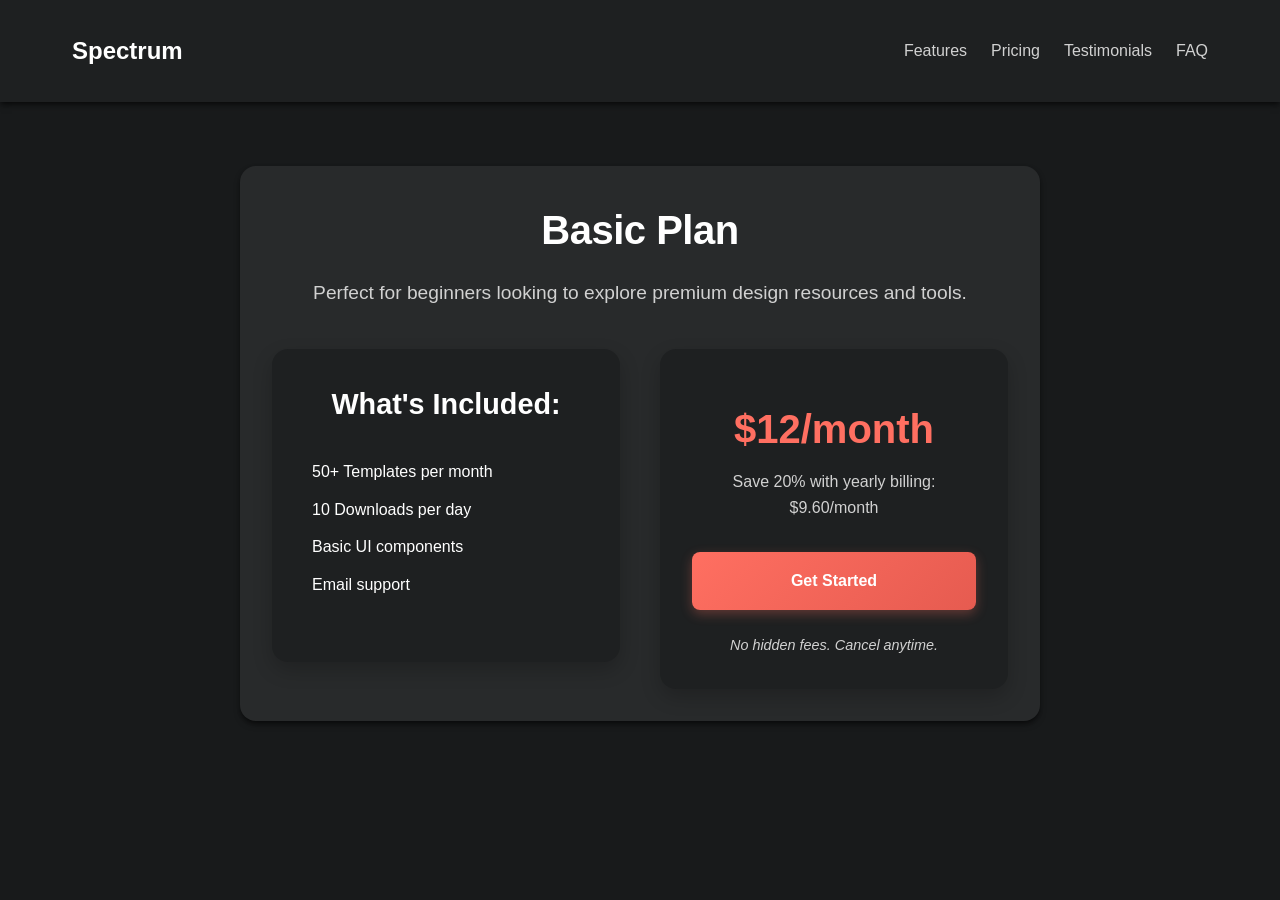
<file: basic-plan.html>
<!DOCTYPE html>
<html lang="en">
<head>
    <meta charset="UTF-8">
    <meta name="viewport" content="width=device-width, initial-scale=1.0">
    <title>Basic Plan - Spectrum</title>
    <link rel="stylesheet" href="css/styles.css">
</head>
<body>
    <header>
        <nav>
            <div class="logo"><a href="index.html">Spectrum</a></div>
            <ul class="nav-links">
                <li><a href="index.html#features">Features</a></li>
                <li><a href="index.html#pricing">Pricing</a></li>
                <li><a href="index.html#testimonials">Testimonials</a></li>
                <li><a href="index.html#faq">FAQ</a></li>
            </ul>
        </nav>
    </header>
    <main>
        <section class="plan-details">
            <div class="plan-header">
                <h1 class="plan-title">Basic Plan</h1>
                <p class="plan-description">Perfect for beginners looking to explore premium design resources and tools.</p>
            </div>
            <div class="plan-content">
                <!-- Left Column: Features -->
                <div class="plan-features">
                    <h2>What's Included:</h2>
                    <ul>
                        <li><i class="fas fa-check-circle"></i> 50+ Templates per month</li>
                        <li><i class="fas fa-check-circle"></i> 10 Downloads per day</li>
                        <li><i class="fas fa-check-circle"></i> Basic UI components</li>
                        <li><i class="fas fa-check-circle"></i> Email support</li>
                    </ul>
                </div>
                <!-- Right Column: Pricing and CTA -->
                <div class="plan-pricing">
                    <div class="price-box">
                        <p class="price"><span class="price-amount">$12</span>/month</p>
                        <p class="price-discount">Save 20% with yearly billing: <span class="price-amount">$9.60</span>/month</p>
                    </div>
                    <a href="signup.html" class="btn btn-primary">Get Started</a>
                    <p class="cta-note">No hidden fees. Cancel anytime.</p>
                </div>
            </div>
        </section>
    </main>
</body>
</html>
</file>
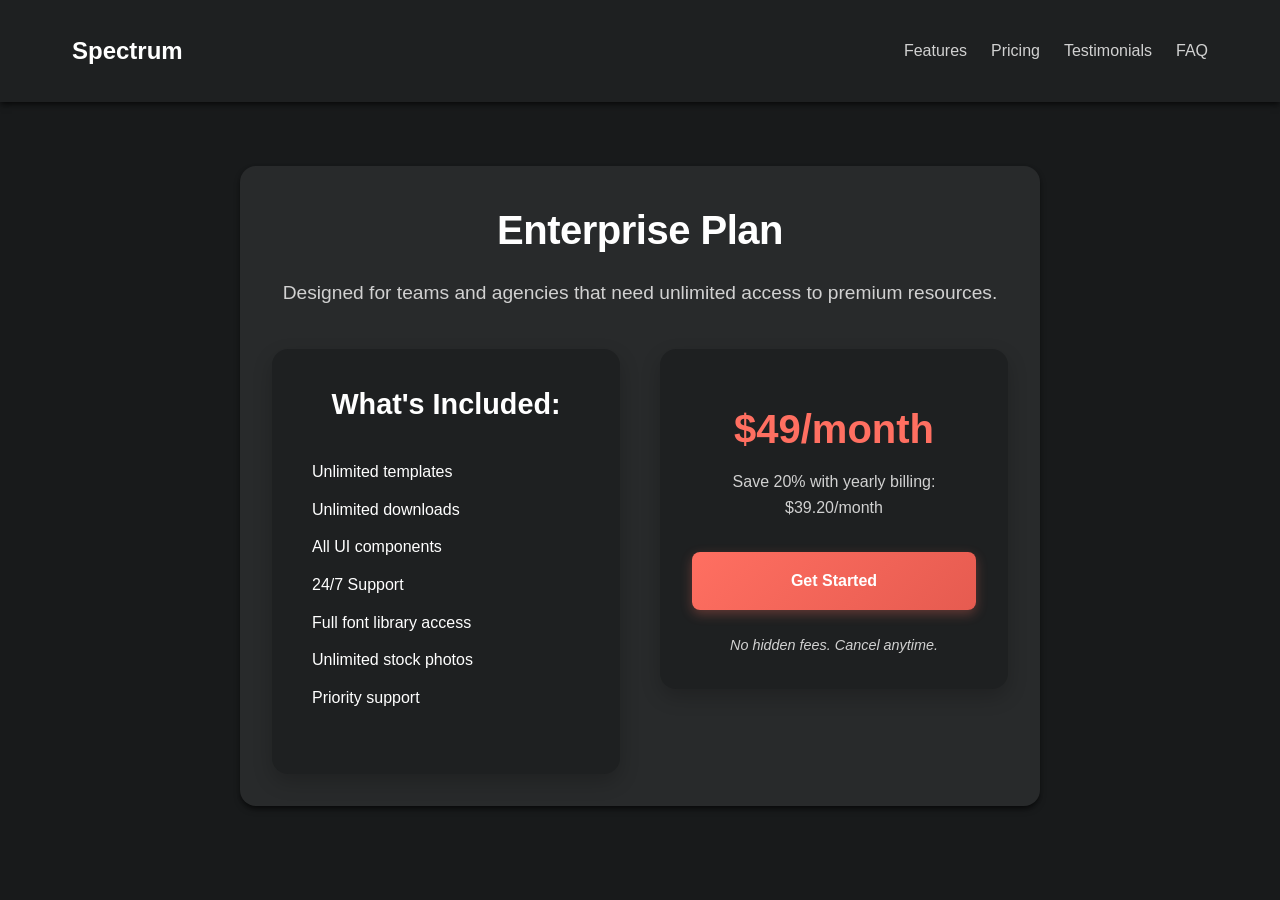
<file: enterprise-plan.html>
<!DOCTYPE html>
<html lang="en">
<head>
    <meta charset="UTF-8">
    <meta name="viewport" content="width=device-width, initial-scale=1.0">
    <title>Enterprise Plan - Spectrum</title>
    <link rel="stylesheet" href="css/styles.css">
</head>
<body>
    <header>
        <nav>
            <div class="logo"><a href="index.html">Spectrum</a></div> <!-- Added href to the logo -->
            <ul class="nav-links">
                <li><a href="index.html#features">Features</a></li>
                <li><a href="index.html#pricing">Pricing</a></li>
                <li><a href="index.html#testimonials">Testimonials</a></li>
                <li><a href="index.html#faq">FAQ</a></li>
            </ul>
        </nav>
    </header>
    <main>
        <section class="plan-details">
            <div class="plan-header">
                <h1 class="plan-title">Enterprise Plan</h1>
                <p class="plan-description">Designed for teams and agencies that need unlimited access to premium resources.</p>
            </div>
            <div class="plan-content">
                <!-- Left Column: Features -->
                <div class="plan-features">
                    <h2>What's Included:</h2>
                    <ul>
                        <li><i class="fas fa-check-circle"></i> Unlimited templates</li>
                        <li><i class="fas fa-check-circle"></i> Unlimited downloads</li>
                        <li><i class="fas fa-check-circle"></i> All UI components</li>
                        <li><i class="fas fa-check-circle"></i> 24/7 Support</li>
                        <li><i class="fas fa-check-circle"></i> Full font library access</li>
                        <li><i class="fas fa-check-circle"></i> Unlimited stock photos</li>
                        <li><i class="fas fa-check-circle"></i> Priority support</li>
                    </ul>
                </div>
                <!-- Right Column: Pricing and CTA -->
                <div class="plan-pricing">
                    <div class="price-box">
                        <p class="price"><span class="price-amount">$49</span>/month</p>
                        <p class="price-discount">Save 20% with yearly billing: <span class="price-amount">$39.20</span>/month</p>
                    </div>
                    <a href="signup.html" class="btn btn-primary">Get Started</a>
                    <p class="cta-note">No hidden fees. Cancel anytime.</p>
                </div>
            </div>
        </section>
    </main>
</body>
</html>
</file>
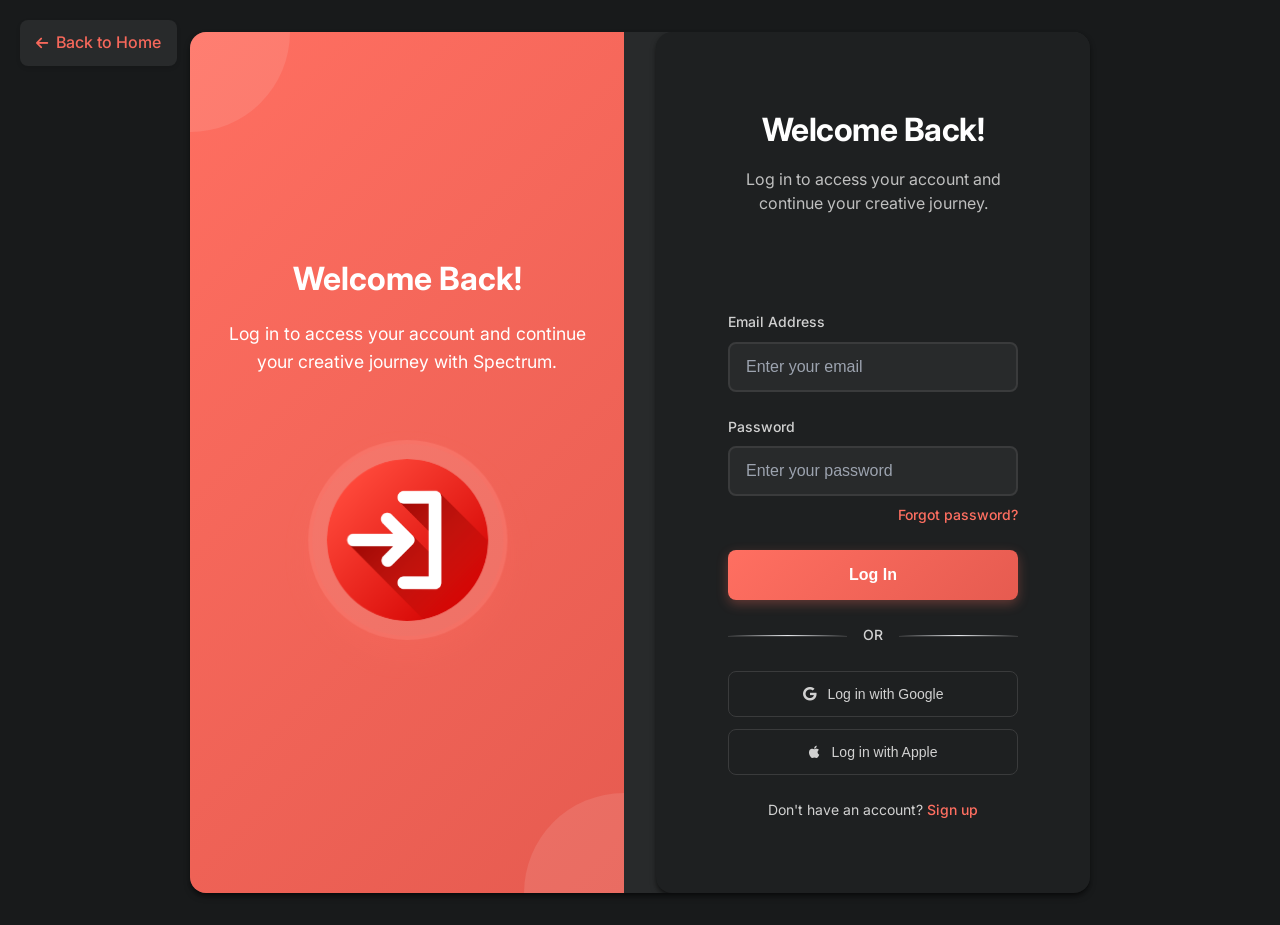
<file: login.html>
<!DOCTYPE html>
<html lang="en">
<head>
    <meta charset="UTF-8">
    <meta name="viewport" content="width=device-width, initial-scale=1.0">
    <title>Login - Spectrum</title>
    <link rel="stylesheet" href="css/styles.css">
    <link rel="stylesheet" href="https://cdnjs.cloudflare.com/ajax/libs/font-awesome/6.0.0/css/all.min.css">
    <link rel="preconnect" href="https://fonts.googleapis.com">
    <link rel="preconnect" href="https://fonts.gstatic.com" crossorigin>
    <link href="https://fonts.googleapis.com/css2?family=Inter:wght@300;400;500;600;700&display=swap" rel="stylesheet">
    <!-- Add GSAP library -->
    <!-- <script src="https://cdnjs.cloudflare.com/ajax/libs/gsap/3.12.2/gsap.min.js"></script> -->
</head>
<body class="auth-page">
    <div class="auth-container">
        <a href="index.html" class="back-button">
            <i class="fas fa-arrow-left"></i> Back to Home
        </a>
        <div class="auth-grid">
            <!-- Left Column: Branding/Welcome Section -->
            <div class="auth-branding">
                <h1>Welcome Back!</h1>
                <p>Log in to access your account and continue your creative journey with Spectrum.</p>
                <img src="images/login.png" alt="Login Illustration" class="auth-illustration">
            </div>
            <!-- Right Column: Login Form -->
            <div class="auth-card">
                <div class="auth-header">
                    <h2>Welcome Back!</h2>
                    <p>Log in to access your account and continue your creative journey.</p>
                </div>
                <div class="auth-body">
                    <form id="loginForm">
                        <div class="form-group">
                            <label for="loginEmail">Email Address</label>
                            <input type="email" id="loginEmail" placeholder="Enter your email" required>
                        </div>
                        <div class="form-group">
                            <label for="loginPassword">Password</label>
                            <input type="password" id="loginPassword" placeholder="Enter your password" required>
                            <a href="#" class="forgot-password">Forgot password?</a>
                        </div>
                        <button type="submit" class="btn btn-primary btn-block">Log In</button>
                    </form>
                    <div class="auth-divider">
                        <span>OR</span>
                    </div>
                    <div class="social-login">
                        <button class="btn btn-google">
                            <i class="fab fa-google"></i> Log in with Google
                        </button>
                        <button class="btn btn-apple">
                            <i class="fab fa-apple"></i> Log in with Apple
                        </button>
                    </div>
                    <p class="auth-switch">
                        Don't have an account? <a href="signup.html">Sign up</a>
                    </p>
                </div>
            </div>
        </div>
    </div>
    <script src="js/main.js"></script>
    <script src="js/animations.js"></script>
    <script src="js/faq.js"></script>
</body>
</html>
</file>
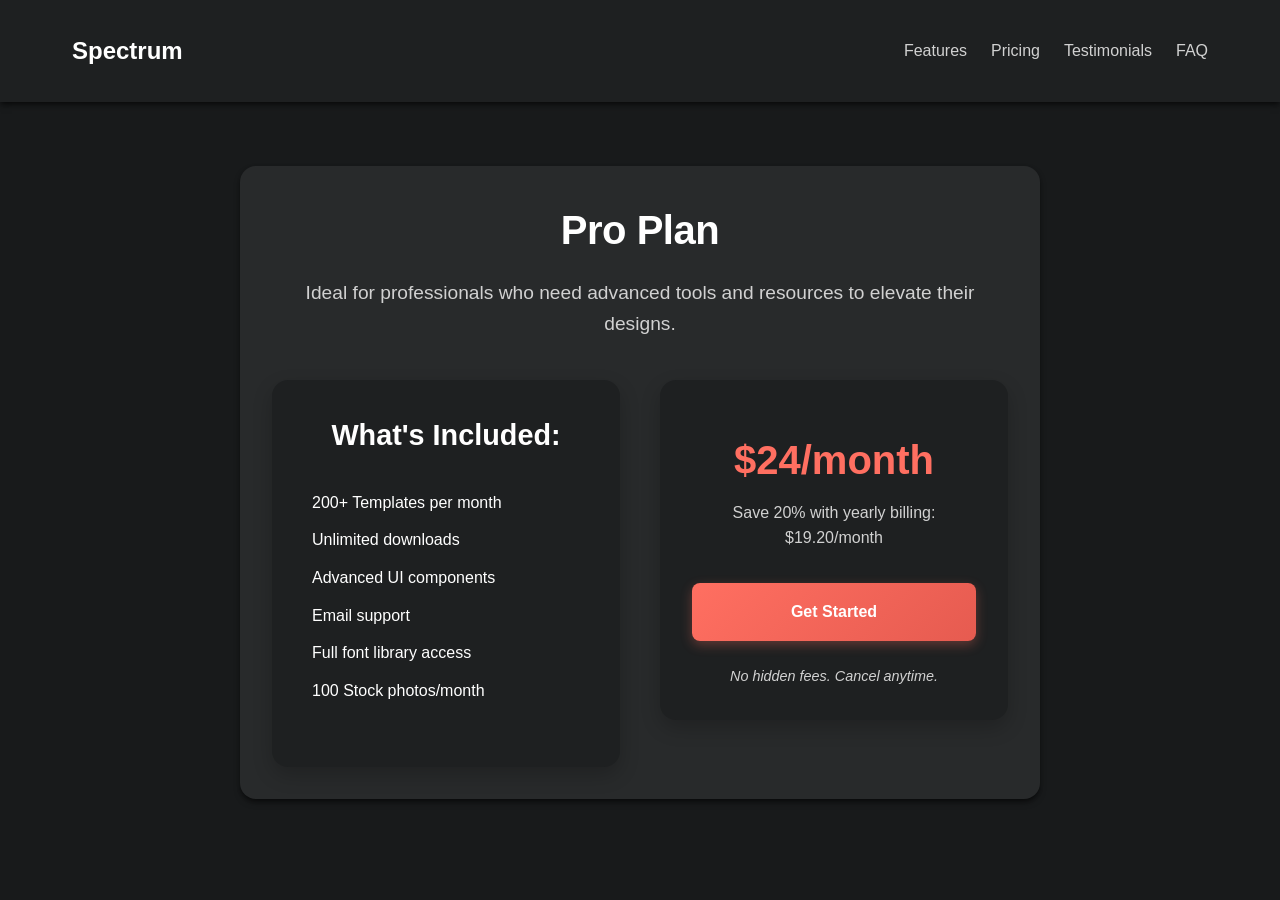
<file: pro-plan.html>
<!DOCTYPE html>
<html lang="en">
<head>
    <meta charset="UTF-8">
    <meta name="viewport" content="width=device-width, initial-scale=1.0">
    <title>Pro Plan - Spectrum</title>
    <link rel="stylesheet" href="css/styles.css">
</head>
<body>
    <header>
        <nav>
            <div class="logo"><a href="index.html">Spectrum</a></div>
            <ul class="nav-links">
                <li><a href="index.html#features">Features</a></li>
                <li><a href="index.html#pricing">Pricing</a></li>
                <li><a href="index.html#testimonials">Testimonials</a></li>
                <li><a href="index.html#faq">FAQ</a></li>
            </ul>
        </nav>
    </header>
    <main>
        <section class="plan-details">
            <div class="plan-header">
                <h1 class="plan-title">Pro Plan</h1>
                <p class="plan-description">Ideal for professionals who need advanced tools and resources to elevate their designs.</p>
            </div>
            <div class="plan-content">
                <!-- Left Column: Features -->
                <div class="plan-features">
                    <h2>What's Included:</h2>
                    <ul>
                        <li><i class="fas fa-check-circle"></i> 200+ Templates per month</li>
                        <li><i class="fas fa-check-circle"></i> Unlimited downloads</li>
                        <li><i class="fas fa-check-circle"></i> Advanced UI components</li>
                        <li><i class="fas fa-check-circle"></i> Email support</li>
                        <li><i class="fas fa-check-circle"></i> Full font library access</li>
                        <li><i class="fas fa-check-circle"></i> 100 Stock photos/month</li>
                    </ul>
                </div>
                <!-- Right Column: Pricing and CTA -->
                <div class="plan-pricing">
                    <div class="price-box">
                        <p class="price"><span class="price-amount">$24</span>/month</p>
                        <p class="price-discount">Save 20% with yearly billing: <span class="price-amount">$19.20</span>/month</p>
                    </div>
                    <a href="signup.html" class="btn btn-primary">Get Started</a>
                    <p class="cta-note">No hidden fees. Cancel anytime.</p>
                </div>
            </div>
        </section>
    </main>
</body>
</html>
</file>
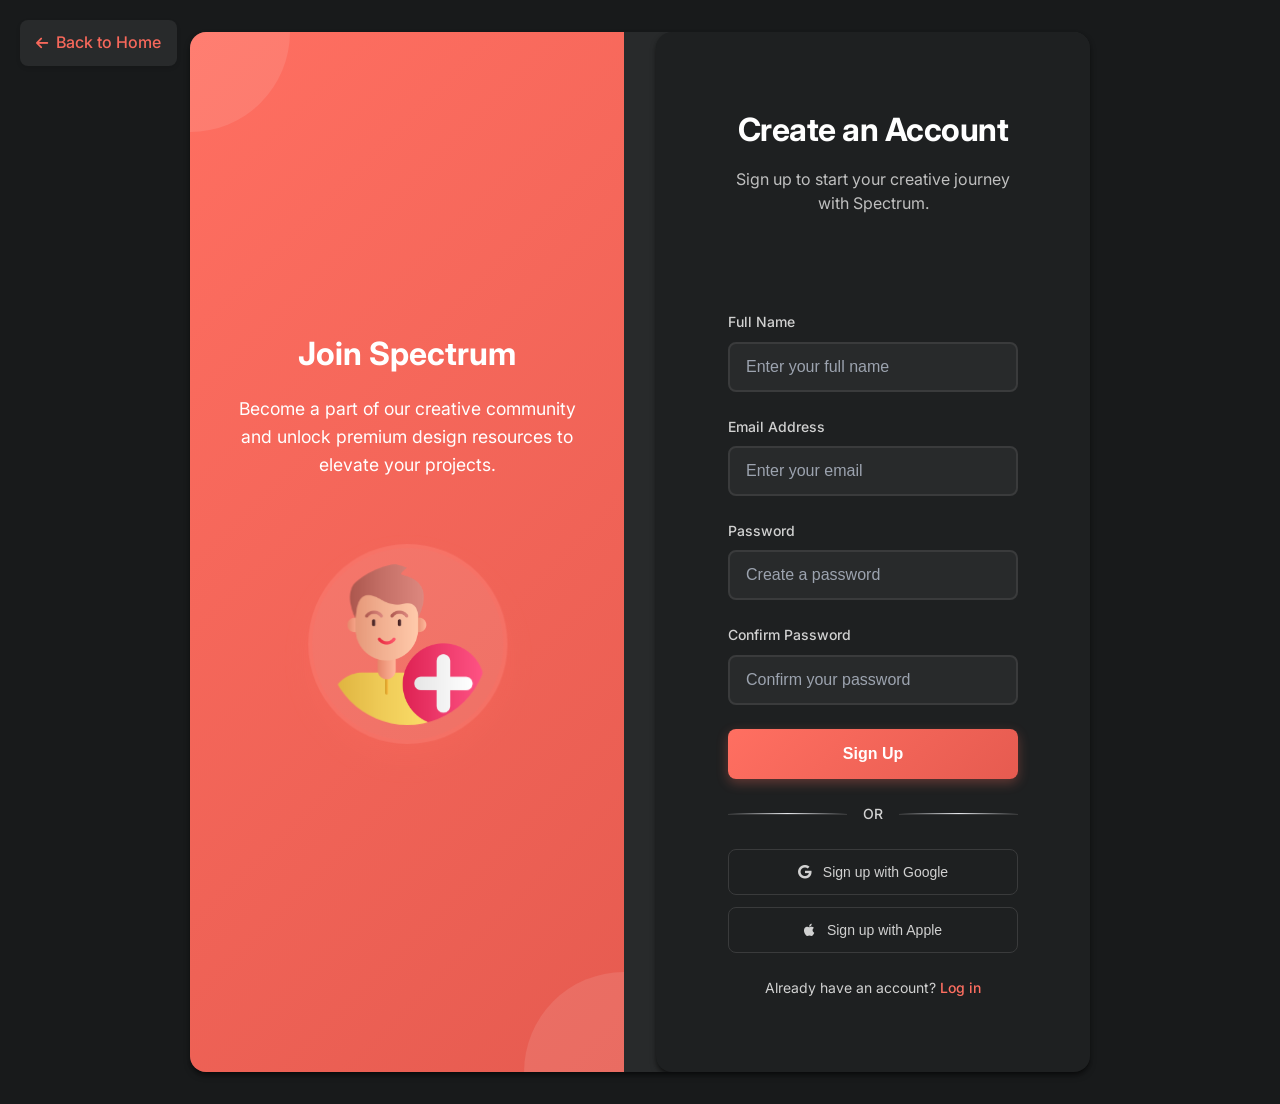
<file: signup.html>
<!DOCTYPE html>
<html lang="en">
<head>
    <meta charset="UTF-8">
    <meta name="viewport" content="width=device-width, initial-scale=1.0">
    <title>Sign Up - Spectrum</title>
    <link rel="stylesheet" href="css/styles.css">
    <link rel="stylesheet" href="https://cdnjs.cloudflare.com/ajax/libs/font-awesome/6.0.0/css/all.min.css">
    <link rel="preconnect" href="https://fonts.googleapis.com">
    <link rel="preconnect" href="https://fonts.gstatic.com" crossorigin>
    <link href="https://fonts.googleapis.com/css2?family=Inter:wght@300;400;500;600;700&display=swap" rel="stylesheet">
    <!-- Add GSAP library -->
    <script src="https://cdnjs.cloudflare.com/ajax/libs/gsap/3.12.2/gsap.min.js"></script>
</head>
<body class="auth-page">
    <div class="auth-container">
        <a href="index.html" class="back-button">
            <i class="fas fa-arrow-left"></i> Back to Home
        </a>
        <div class="auth-grid">
            <!-- Left Column: Branding/Welcome Section -->
            <div class="auth-branding">
                <h1>Join Spectrum</h1>
                <p>Become a part of our creative community and unlock premium design resources to elevate your projects.</p>
                <img src="images/add.png" alt="Sign Up Illustration" class="auth-illustration">
            </div>
            <!-- Right Column: Sign-Up Form -->
            <div class="auth-card">
                <div class="auth-header">
                    <h2>Create an Account</h2>
                    <p>Sign up to start your creative journey with Spectrum.</p>
                </div>
                <div class="auth-body">
                    <form id="signupForm">
                        <div class="form-group">
                            <label for="signupName">Full Name</label>
                            <input type="text" id="signupName" placeholder="Enter your full name" required>
                        </div>
                        <div class="form-group">
                            <label for="signupEmail">Email Address</label>
                            <input type="email" id="signupEmail" placeholder="Enter your email" required>
                        </div>
                        <div class="form-group">
                            <label for="signupPassword">Password</label>
                            <input type="password" id="signupPassword" placeholder="Create a password" required>
                        </div>
                        <div class="form-group">
                            <label for="signupConfirmPassword">Confirm Password</label>
                            <input type="password" id="signupConfirmPassword" placeholder="Confirm your password" required>
                        </div>
                        <button type="submit" class="btn btn-primary btn-block">Sign Up</button>
                    </form>
                    <div class="auth-divider">
                        <span>OR</span>
                    </div>
                    <div class="social-login">
                        <button class="btn btn-google">
                            <i class="fab fa-google"></i> Sign up with Google
                        </button>
                        <button class="btn btn-apple">
                            <i class="fab fa-apple"></i> Sign up with Apple
                        </button>
                    </div>
                    <p class="auth-switch">
                        Already have an account? <a href="login.html">Log in</a>
                    </p>
                </div>
            </div>
        </div>
    </div>
    <script src="js/main.js"></script>
    <script src="js/animations.js"></script>
</body>
</html>
</file>
<file: css/styles.css>
/* Reset and Base Styles */
* {
    margin: 0;
    padding: 0;
    box-sizing: border-box;
}

/* Root Variables */
:root {
    --primary-color: #ff6f61; /* Coral */
    --primary-dark: #e65b50; /* Darker Coral */
    --secondary-color: #282A2B; /* Darker Gray for cards and sections */
    --text-color: #ffffff; /* White for text */
    --text-light: #d1d1d1; /* Light gray for secondary text */
    --success-color: #10b981; /* Green */
    --error-color: #ef4444; /* Red */
    --border-color: #3a3b3c; /* Darker border for contrast */
    --card-shadow: 0 4px 6px -1px rgba(0, 0, 0, 0.5), 0 2px 4px -1px rgba(0, 0, 0, 0.3);
}

body {
    font-family: 'Inter', sans-serif;
    line-height: 1.6;
    color: var(--text-color);
    background-color: #181A1B; /* Dark background */
    margin: 0;
    padding: 0;
}

/* Header Styles */
header {
    background-color: #1E2021; /* Slightly lighter dark for header */
    box-shadow: var(--card-shadow);
    position: fixed;
    width: 100%;
    top: 0;
    z-index: 1000;
    padding: 1rem 2rem;
    position: sticky;
}

nav {
    max-width: 1200px;
    margin: 0 auto;
    padding: 1rem 2rem;
    display: flex;
    justify-content: space-between;
    align-items: center;
}

/* Logo Styles */
.logo {
    font-size: 1.8rem; /* Adjust the font size */
    font-weight: 700; /* Make the logo bold */
    color: var(--text-color); /* Use the primary text color */
    text-decoration: none; /* Remove underline */
    display: inline-block; /* Ensure proper alignment */
    transition: color 0.3s ease; /* Add a smooth hover effect */
}

.logo:hover {
    color: var(--primary-color); /* Change color on hover */
    text-decoration: none; /* Ensure no underline on hover */
}
.logo a{
    outline: none;
    text-decoration: none;
    color: inherit;
}

/* Navigation Bar */
.navbar {
    display: flex;
    justify-content: space-between;
    align-items: center;
    padding: 1rem 2rem;
    position: sticky;
    top: 0;
    z-index: 1000;
}

.navbar .logo a {
    font-size: 1.8rem;
    font-weight: 700;
    color: var(--text-color); /* White text */
    text-decoration: none;
}

.nav-links {
    list-style: none;
    display: flex;
    gap: 1.5rem;
    margin: 0;
    padding: 0;
}

.nav-links a {
    text-decoration: none;
    color: var(--text-light); /* Light gray text */
    font-weight: 500;
    transition: color 0.3s ease;
}

.nav-links a:hover {
    color: var(--primary-color); /* Coral color on hover */
}

.nav-links .btn {
    padding: 0.5rem 1rem;
    border-radius: 8px;
    font-size: 0.9rem;
    font-weight: 600;
    text-align: center;
    transition: all 0.3s ease;
}

.nav-links .btn-outline {
    background-color: transparent;
    color: var(--primary-color);
    border: 1px solid var(--primary-color);
}

.nav-links .btn-outline:hover {
    background-color: var(--primary-color);
    color: white;
}

.nav-links .btn-primary {
    background-color: var(--primary-color);
    color: white;
    border: none;
}

.nav-links .btn-primary:hover {
    background-color: var(--primary-dark);
    transform: translateY(-2px);
}

.auth-buttons {
    display: flex;
    gap: 1rem;
}

.hamburger {
    display: none;
    flex-direction: column;
    gap: 6px;
    cursor: pointer;
}

.hamburger span {
    width: 25px;
    height: 3px;
    background-color: var(--text-color);
    transition: all 0.3s;
}

/* Button Styles */
.btn {
    display: inline-block;
    padding: 0.75rem 1.5rem;
    border-radius: 0.5rem;
    font-weight: 600;
    font-size: 1rem;
    text-align: center;
    text-decoration: none; /* Remove underline */
    cursor: pointer;
    transition: all 0.3s ease;
}

.btn-primary {
    background-color: var(--primary-color);
    color: white; /* White text */
    border: none;
}

.btn-primary:hover {
    background-color: var(--primary-dark); /* Darker coral on hover */
    transform: translateY(-2px); /* Slight lift effect */
    box-shadow: 0 4px 12px rgba(255, 111, 97, 0.3); /* Coral shadow */
}

.btn-secondary {
    background-color: transparent;
    color: var(--text-light);
    border: 1px solid var(--border-color);
}

.btn-secondary:hover {
    background-color: var(--secondary-color);
    color: var (--primary-color);
}

.btn-outline {
    background-color: transparent;
    color: var(--primary-color); /* Coral color */
    border: 2px solid var(--primary-color); /* Coral border */
}

.btn-outline:hover {
    background-color: var(--primary-color); /* Coral background on hover */
    color: white; /* White text on hover */
}

.btn-hero {
    padding: 1rem 2rem;
    background-color: var(--primary-dark);
    transform: translateY(-2px);
}

/* Hero Section */
.hero {
    padding: 8rem 2rem 4rem;
    max-width: 1200px;
    margin: 0 auto;
    display: grid;
    grid-template-columns: 1fr 1fr;
    gap: 4rem;
    align-items: center;
}

.hero-content h1 {
    font-size: 3.5rem;
    line-height: 1.2;
    margin-bottom: 1.5rem;
    background: linear-gradient(135deg, var(--primary-color), var(--primary-dark));
    -webkit-background-clip: text;
    -webkit-text-fill-color: transparent;
}

.hero-content p {
    font-size: 1.25rem;
    color: var(--text-light);
    margin-bottom: 2rem;
}

.hero-image {
    position: relative;
    height: 400px;
}

.gradient-card {
    position: absolute;
    width: 300px;
    height: 200px;
    border-radius: 1rem;
    box-shadow: var(--card-shadow);
}

.card1 {
    top: 0;
    left: 0;
    background: linear-gradient(135deg, #6366f1, #8b5cf6);
    transform: rotate(-5deg);
}

.card2 {
    top: 50%;
    left: 50%;
    transform: translate(-50%, -50%) rotate(5deg);
    background: linear-gradient(135deg, #8b5cf6, #ec4899);
}

.card3 {
    bottom: 0;
    right: 0;
    background: linear-gradient(135deg, #ec4899, #f43f5e);
    transform: rotate(-3deg);
}

/* Features Section */
.features {
    padding: 6rem 2rem;
    background-color: #181A1B; /* Dark background for the feature section */
}

.features h2 {
    text-align: center;
    font-size: 2.5rem;
    margin-bottom: 4rem;
    color: var(--text-color); /* White text */
}

.feature-grid {
    max-width: 1200px;
    margin: 0 auto;
    display: grid;
    grid-template-columns: repeat(auto-fit, minmax(250px, 1fr));
    gap: 2rem;
}

.feature-card {
    padding: 2rem;
    border-radius: 1rem;
    background-color: #282A2B; /* Slightly lighter dark for cards */
    color: var(--text-color); /* White text */
    box-shadow: var(--card-shadow);
    transition: transform 0.3s;
}

.feature-card:hover {
    transform: translateY(-5px);
}

.feature-icon {
    width: 60px;
    height: 60px;
    background-color: var(--primary-color); /* Coral color for icons */
    border-radius: 50%;
    display: flex;
    align-items: center;
    justify-content: center;
    margin-bottom: 1.5rem;
    color: var(--text-color); /* White text for icons */
    font-size: 1.5rem;
}

/* Pricing Section */
.pricing {
    padding: 6rem 2rem;
    background-color: #181A1B;
    color: var(--text-color);
}

.pricing h2 {
    text-align: center;
    font-size: 2.5rem;
    margin-bottom: 2rem;
}

/* Pricing Toggle */
.pricing-toggle {
    display: flex;
    align-items: center;
    justify-content: center;
    gap: 1rem;
    margin-bottom: 2rem;
}

.switch {
    position: relative;
    display: inline-block;
    width: 60px;
    height: 34px;
}

.switch input {
    opacity: 0;
    width: 0;
    height: 0;
}

.slider {
    position: absolute;
    cursor: pointer;
    top: 0;
    left: 0;
    right: 0;
    bottom: 0;
    background-color: var(--border-color);
    transition: .4s;
    border-radius: 34px;
}

.slider:before {
    position: absolute;
    content: "";
    height: 26px;
    width: 26px;
    left: 4px;
    bottom: 4px;
    background-color: white;
    transition: .4s;
    border-radius: 50%;
}

input:checked + .slider {
    background-color: var(--primary-color);
}

input:checked + .slider:before {
    transform: translateX(26px);
}

.discount {
    background-color: var(--success-color);
    color: white;
    padding: 0.25rem 0.5rem;
    border-radius: 0.25rem;
    font-size: 0.875rem;
}

.pricing-grid {
    max-width: 1200px;
    margin: 0 auto;
    display: grid;
    grid-template-columns: repeat(auto-fit, minmax(300px, 1fr));
    gap: 2rem;
}

.pricing-card {
    background-color: var(--secondary-color);
    color: var(--text-color);
    border-radius: 1rem;
    padding: 2rem;
    box-shadow: var(--card-shadow);
    position: relative;
    transition: transform 0.3s;
}

.pricing-card:hover {
    transform: translateY(-5px);
}

.pricing-card.popular {
    border: 2px solid var(--primary-color);
}

.popular-tag {
    position: absolute;
    top: -12px;
    left: 50%;
    transform: translateX(-50%);
    background-color: var(--primary-color);
    color: var(--text-color);
    padding: 0.25rem 1rem;
    border-radius: 1rem;
    font-size: 0.875rem;
}

.pricing-header {
    text-align: center;
    margin-bottom: 2rem;
}

.price {
    font-size: 2.5rem;
    font-weight: 700;
    margin: 1rem 0;
}

.price-period {
    font-size: 1rem;
    color: var(--text-light);
}

.pricing-features ul {
    list-style: none;
    margin-bottom: 2rem;
}

.pricing-features li {
    display: flex;
    align-items: center;
    gap: 0.5rem;
    margin-bottom: 1rem;
}

.pricing-features li.disabled {
    color: var(--text-light);
}

/* Hide yearly prices by default */
.price-yearly {
    display: none;
}

/* Show yearly prices and hide monthly prices when the toggle is active */
#billing-toggle:checked ~ .pricing-grid .price-monthly {
    display: none;
}

#billing-toggle:checked ~ .pricing-grid .price-yearly {
    display: inline;
}

/* Testimonials Section */
.testimonials {
    padding: 6rem 2rem;
    background-color: #131516 !important; /* Darker background for testimonials */
}

.testimonials h2 {
    text-align: center;
    font-size: 2.5rem;
    margin-bottom: 4rem;
}

.testimonial-slider {
    max-width: 800px;
    margin: 0 auto;
    position: relative;
}

.testimonial-card {
    display: none;
    background-color: #282A2B;
    border-radius: 1rem;
    padding: 2rem;
    box-shadow: var(--card-shadow);
    text-align: center;
    transition: opacity 0.3s ease, transform 0.3s ease;
}

.testimonial-card.active {
    display: block;
    opacity: 1;
    transform: translateY(0);
}

.testimonial-content {
    margin-bottom: 2rem;
    font-size: 1.1rem;
    color: var(--text-light);
    line-height: 1.6;
}

.testimonial-author {
    display: flex;
    align-items: center;
    gap: 1rem;
    justify-content: center;
}

.author-avatar {
    width: 50px;
    height: 50px;
    background-color: var(--secondary-color);
    border-radius: 50%;
    display: flex;
    align-items: center;
    justify-content: center;
    color: var(--primary-color);
    font-weight: 600;
    font-size: 1.25rem;
}

.testimonial-controls {
    display: flex;
    align-items: center;
    justify-content: center;
    gap: 2rem;
    margin-top: 2rem;
}

.control-btn {
    background: none;
    border: none;
    font-size: 1.5rem;
    color: var(--text-light);
    cursor: pointer;
    transition: color 0.3s;
}

.control-btn:hover {
    color: var(--primary-color);
}

.control-dots {
    display: flex;
    gap: 1rem;
}

.dot {
    width: 10px;
    height: 10px;
    background-color: var(--border-color);
    border-radius: 50%;
    cursor: pointer;
    transition: background-color 0.3s;
}

.dot.active {
    background-color: var(--primary-color);
}

/* FAQ Section */
.faq {
    padding: 6rem 2rem;
    background: linear-gradient(135deg, #1a1a1a 0%, #2a2a2a 100%);
}

.faq h2 {
    text-align: center;
    font-size: 2.5rem;
    margin-bottom: 4rem;
    background: linear-gradient(135deg, #FF6F61, #FF8F61);
    -webkit-background-clip: text;
    -webkit-text-fill-color: transparent;
    position: relative;
}

.faq h2::after {
    content: '';
    position: absolute;
    bottom: -15px;
    left: 50%;
    transform: translateX(-50%);
    width: 80px;
    height: 4px;
    background: linear-gradient(90deg, #FF6F61, #FF8F61);
    border-radius: 2px;
}

.faq-container {
    max-width: 800px;
    margin: 0 auto;
    padding: 20px;
}

.faq-item {
    margin-bottom: 20px;
    border-radius: 16px;
    background: rgba(26, 26, 26, 0.6);
    backdrop-filter: blur(10px);
    border: 1px solid rgba(255, 111, 97, 0.1);
    overflow: hidden;
    transform: translateY(0);
    transition: all 0.3s ease;
    box-shadow: 0 4px 15px rgba(0, 0, 0, 0.1);
}

.faq-item:hover {
    transform: translateY(-5px);
    box-shadow: 0 8px 25px rgba(255, 111, 97, 0.15);
    border: 1px solid rgba(255, 111, 97, 0.3);
}

.faq-question {
    display: flex;
    justify-content: space-between;
    align-items: center;
    padding: 25px;
    cursor: pointer;
    position: relative;
    z-index: 1;
}

.faq-question::before {
    content: '';
    position: absolute;
    top: 0;
    left: 0;
    right: 0;
    bottom: 0;
    background: linear-gradient(90deg, rgba(255, 111, 97, 0.1), transparent);
    opacity: 0;
    transition: opacity 0.3s ease;
    z-index: -1;
}

.faq-item.active .faq-question::before {
    opacity: 1;
}

.faq-question h3 {
    margin: 0;
    font-size: 1.1rem;
    color: #ffffff;
    font-weight: 500;
    transition: color 0.3s ease;
}

.faq-item:hover .faq-question h3 {
    color: #FF6F61;
}

.toggle-btn {
    background: none;
    border: none;
    color: #FF6F61;
    font-size: 24px;
    cursor: pointer;
    padding: 0;
    width: 40px;
    height: 40px;
    border-radius: 50%;
    display: flex;
    align-items: center;
    justify-content: center;
    transition: all 0.3s ease;
    position: relative;
    overflow: hidden;
}

.toggle-btn::before {
    content: '';
    position: absolute;
    top: 0;
    left: 0;
    right: 0;
    bottom: 0;
    background: rgba(255, 111, 97, 0.1);
    border-radius: 50%;
    transform: scale(0);
    transition: transform 0.3s ease;
}

.toggle-btn:hover::before {
    transform: scale(1);
}

.faq-item.active .toggle-btn {
    transform: rotate(45deg);
    color: #FF6F61;
}

.faq-answer {
    padding: 0 25px;
    max-height: 0;
    overflow: hidden;
    transition: all 0.4s cubic-bezier(0.4, 0, 0.2, 1);
    opacity: 0;
    transform: translateY(-10px);
    color: rgba(255, 255, 255, 0.8);
    font-size: 0.95rem;
    line-height: 1.6;
}

.faq-item.active .faq-answer {
    padding: 25px;
    max-height: 1000px;
    opacity: 1;
    transform: translateY(0);
}

/* Add a subtle animation for new questions */
@keyframes fadeInUp {
    from {
        opacity: 0;
        transform: translateY(20px);
    }
    to {
        opacity: 1;
        transform: translateY(0);
    }
}

.faq-item {
    animation: fadeInUp 0.5s ease forwards;
    animation-delay: calc(var(--item-index) * 0.1s);
}

/* CTA Section */
.cta {
    padding: 6rem 2rem;
    /* background: linear-gradient(135deg, var(--primary-color), var(--primary-dark)); */
    color: var(--text-color);
    text-align: center;
}

.cta-content {
    max-width: 800px;
    margin: 0 auto;
}

.cta h2 {
    font-size: 2.5rem;
    margin-bottom: 1.5rem;
}

.cta p {
    font-size: 1.25rem;
    margin-bottom: 2rem;
    opacity: 0.9;
}

/* Footer */
footer {
    background-color: #1E2021;
    padding: 4rem 2rem 2rem;
    color: var(--text-light);
}

.footer-grid {
    max-width: 1200px;
    margin: 0 auto;
    display: grid;
    grid-template-columns: repeat(auto-fit, minmax(200px, 1fr));
    gap: 3rem;
}

.footer-col h4 {
    margin-bottom: 1.5rem;
    font-size: 1.1rem;
}

.footer-col ul {
    list-style: none;
}

.footer-col ul li {
    margin-bottom: 0.75rem;
}

.footer-col a {
    text-decoration: none;
    color: var(--text-light);
    transition: color 0.3s;
}

.footer-col a:hover {
    color: var(--primary-color);
}

.social-icons {
    display: flex;
    gap: 1rem;
    margin-top: 1.5rem;
}

.social-icons a {
    width: 40px;
    height: 40px;
    background-color: var(--secondary-color);
    border-radius: 50%;
    display: flex;
    align-items: center;
    justify-content: center;
    color: var(--text-color);
    transition: all 0.3s;
}

.social-icons a:hover {
    background-color: var(--primary-color);
    color: white;
}

.footer-bottom {
    max-width: 1200px;
    margin: 0 auto;
    padding-top: 2rem;
    text-align: center;
    border-top: 1px solid var(--border-color);
    color: var(--text-light);
}

/* Modal Styles */
.modal-container {
    position: fixed;
    top: 0;
    left: 0;
    width: 100%;
    height: 100%;
    background: rgba(0, 0, 0, 0.6);
    backdrop-filter: blur(8px);
    display: flex;
    align-items: center;
    justify-content: center;
    z-index: 1000;
    opacity: 0;
    visibility: hidden;
    transition: all 0.4s cubic-bezier(0.4, 0, 0.2, 1);
}

.modal-container.show {
    opacity: 1;
    visibility: visible;
}

.modal {
    background: var(--secondary-color);
    color: var(--text-color);
    border-radius: 1.5rem;
    width: 90%;
    max-width: 450px;
    box-shadow: 0 25px 50px -12px rgba(0, 0, 0, 0.25);
    transform: translateY(-20px) scale(0.95);
    opacity: 0;
    transition: all 0.4s cubic-bezier(0.4, 0, 0.2, 1);
}

.modal.show {
    transform: translateY(0) scale(1);
    opacity: 1;
}

.modal-header {
    padding: 2rem;
    border-bottom: 1px solid rgba(0, 0, 0, 0.05);
    position: relative;
    background: linear-gradient(135deg, var(--primary-color), var(--primary-dark));
    color: var(--text-color);
    border-radius: 1.5rem 1.5rem 0 0;
    text-align: center;
}

.modal-header h2 {
    margin: 0;
    font-size: 1.75rem;
    font-weight: 700;
    letter-spacing: -0.5px;
}

.modal-close {
    position: absolute;
    right: 2rem;
    top: 50%;
    transform: translateY(-50%);
    background: rgba(255, 255, 255, 0.2);
    border: none;
    color: white;
    width: 32px;
    height: 32px;
    border-radius: 50%;
    display: flex;
    align-items: center;
    justify-content: center;
    cursor: pointer;
    transition: all 0.3s;
}

.modal-close:hover {
    background: rgba(255, 255, 255, 0.3);
    transform: translateY(-50%) rotate(90deg);
}

.modal-body {
    padding: 2rem;
    color: var(--text-color);
}

.form-group {
    margin-bottom: 1.5rem;
    position: relative;
}

.form-group label {
    display: block;
    margin-bottom: 0.5rem;
    font-weight: 600;
    color: var(--text-light);
    font-size: 0.95rem;
}

.form-group input {
    width: 100%;
    padding: 0.875rem 1rem;
    border: 2px solid var(--border-color);
    border-radius: 0.75rem;
    font-size: 1rem;
    transition: all 0.3s;
    background-color: #282A2B;
    color: var(--text-color);
}

.form-group input:focus {
    outline: none;
    border-color: var(--primary-color);
    box-shadow: 0 0 0 4px rgba(255, 111, 97, 0.2); /* Coral glow */
    background-color: white;
}

.form-group input::placeholder {
    color: #9ca3af;
}

.form-group.error input {
    border-color: #ef4444;
    background-color: #fef2f2;
}

.error-message {
    color: #ef4444;
    font-size: 0.875rem;
    margin-top: 0.5rem;
    display: none;
    animation: shake 0.5s cubic-bezier(0.36, 0.07, 0.19, 0.97) both;
}

@keyframes shake {
    10%, 90% { transform: translate3d(-1px, 0, 0); }
    20%, 80% { transform: translate3d(2px, 0, 0); }
    30%, 50%, 70% { transform: translate3d(-4px, 0, 0); }
    40%, 60% { transform: translate3d(4px, 0, 0); }
}

.form-group.error .error-message {
    display: block;
}

.forgot-password {
    display: block;
    text-align: right;
    margin-top: 0.5rem;
    color: var(--primary-color);
    text-decoration: none;
    font-size: 0.875rem;
    font-weight: 500;
    transition: all 0.3s;
}

.forgot-password:hover {
    color: var(--primary-dark);
    text-decoration: underline;
}

.modal-divider {
    display: flex;
    align-items: center;
    margin: 1.5rem 0;
    color: #6b7280;
}

.modal-divider::before,
.modal-divider::after {
    content: '';
    flex: 1;
    height: 1px;
    background: linear-gradient(to right, transparent, #e5e7eb, transparent);
}

.modal-divider span {
    padding: 0 1rem;
    font-size: 0.875rem;
    font-weight: 500;
}

.social-login {
    display: flex;
    flex-direction: column;
    gap: 0.75rem;
    margin-bottom: 1.25rem;
}

.btn-google,
.btn-apple {
    display: flex;
    align-items: center;
    justify-content: center;
    gap: 0.75rem;
    padding: 1rem;
    border-radius: 0.75rem;
    font-weight: 500;
    transition: all 0.3s;
    border: 2px solid #e5e7eb;
    background: white;
    color: #374151;
    font-size: 0.95rem;
}

.btn-google:hover,
.btn-apple:hover {
    background: #f9fafb;
    border-color: #d1d5db;
    transform: translateY(-2px);
}

.modal-switch {
    text-align: center;
    margin-top: 1.25rem;
    color: #6b7280;
    font-size: 0.95rem;
}

.modal-switch a {
    color: var(--primary-color);
    text-decoration: none;
    font-weight: 600;
    transition: all 0.3s;
    position: relative;
}

.modal-switch a:hover {
    color: var(--primary-dark);
}

.modal-switch a::after {
    content: '';
    position: absolute;
    bottom: 0;
    left: 0;
    width: 100%;
    height: 2px;
    background: #6366f1;
    transform: scaleX(0);
    transform-origin: right;
    transition: transform 0.3s;
}

.modal-switch a:hover::after {
    transform: scaleX(1);
    transform-origin: left;
}

/* Password Strength Meter */
.password-strength {
    margin-top: 0.5rem;
}

.strength-meter {
    height: 4px;
    background-color: #e5e7eb;
    border-radius: 2px;
    overflow: hidden;
    margin-bottom: 0.5rem;
    position: relative;
}

.strength-meter::after {
    content: '';
    position: absolute;
    top: 0;
    left: 0;
    width: 100%;
    height: 100%;
    background: linear-gradient(90deg, transparent 0%, rgba(255, 255, 255, 0.3) 50%, transparent 100%);
    animation: shimmer 2s infinite;
}

@keyframes shimmer {
    0% { transform: translateX(-100%); }
    100% { transform: translateX(100%); }
}

.strength-meter span {
    display: block;
    height: 100%;
    width: 0;
    transition: all 0.3s;
    border-radius: 2px;
}

.strength-text {
    font-size: 0.875rem;
    color: #6b7280;
    display: flex;
    align-items: center;
    gap: 0.5rem;
}

.strength-text span {
    font-weight: 600;
}

/* Checkbox Styles */
.checkbox {
    display: flex;
    align-items: flex-start;
    gap: 0.5rem;
    margin-top: 0.75rem;
}

.checkbox input[type="checkbox"] {
    width: 18px;
    height: 18px;
    margin-top: 0.25rem;
    border: 2px solid #e5e7eb;
    border-radius: 0.25rem;
    cursor: pointer;
    transition: all 0.3s;
    appearance: none;
    position: relative;
}

.checkbox input[type="checkbox"]:checked {
    background-color: #6366f1;
    border-color: #6366f1;
}

.checkbox input[type="checkbox"]:checked::after {
    content: '✓';
    position: absolute;
    color: white;
    font-size: 0.75rem;
    top: 50%;
    left: 50%;
    transform: translate(-50%, -50%);
}

.checkbox label {
    font-size: 0.875rem;
    color: #6b7280;
    line-height: 1.5;
}

.checkbox a {
    color: #6366f1;
    text-decoration: none;
    font-weight: 500;
    transition: all 0.3s;
}

.checkbox a:hover {
    color: #4f46e5;
    text-decoration: underline;
}

/* Success Modal */
.success-body {
    text-align: center;
    padding: 3rem 2rem;
}

.success-icon {
    font-size: 4rem;
    color: #10b981;
    margin-bottom: 1.5rem;
    animation: scaleIn 0.5s cubic-bezier(0.4, 0, 0.2, 1);
}

@keyframes scaleIn {
    from {
        transform: scale(0);
        opacity: 0;
    }
    to {
        transform: scale(1);
        opacity: 1;
    }
}

.success-body h3 {
    font-size: 1.5rem;
    margin-bottom: 1rem;
    color: #1f2937;
    font-weight: 600;
}

.success-body p {
    color: #6b7280;
    margin-bottom: 1.5rem;
    line-height: 1.6;
}

.account-email {
    display: inline-block;
    padding: 0.75rem 1.25rem;
    background-color: #f3f4f6;
    border-radius: 0.75rem;
    color: #1f2937;
    font-weight: 500;
    margin: 1rem 0;
    box-shadow: 0 2px 4px rgba(0, 0, 0, 0.05);
}

/* Responsive Design */
@media (max-width: 768px) {
    .modal {
        width: 95%;
        margin: 1rem;
    }

    .modal-header {
        padding: 1.5rem;
    }

    .modal-body {
        padding: 1.5rem;
    }

    .social-login {
        flex-direction: column;
    }

    .form-group input {
        padding: 0.75rem 1rem;
    }
}

/* Animation Classes */
@keyframes fadeIn {
    from {
        opacity: 1;
    }
    to {
        opacity: 1;
    }
}

@keyframes slideUp {
    from {
        transform: none;
    }
    to {
        transform: none;
    }
}

/* Auth Pages */
.auth-page {
    min-height: 100vh;
    background-color: #FF0000;
    display: flex;
    align-items: center;
    justify-content: center;
    padding: 2rem;
    position: relative;
}

.auth-container {
    width: 100%;
    max-width: 900px;
    position: relative;
    z-index: 1;
}

.back-button {
    position: fixed;
    top: 20px;
    left: 20px;
    display: flex;
    align-items: center;
    gap: 8px;
    padding: 10px 16px;
    background-color: #282A2B;
    color: #F7685B;
    text-decoration: none;
    border-radius: 8px;
    font-weight: 500;
    box-shadow: 0 2px 4px rgba(0, 0, 0, 0.1);
    z-index: 1000;
    transform: none !important;
    transition: none !important;
}

.back-button:hover {
    background-color: #1E2021;
    box-shadow: 0 4px 8px rgba(0, 0, 0, 0.15);
}

.back-button i {
    font-size: 14px;
}

.auth-card {
    background: white;
    border-radius: 1.5rem;
    box-shadow: 0 25px 50px -12px rgba(0, 0, 0, 0.25);
    overflow: hidden;
}

.auth-header {
    padding: 2rem;
    color: white;
    text-align: center;
    position: relative;
    
}

.back-home {
    position: absolute;
    left: 2rem;
    top: 50%;
    transform: translateY(-50%);
    color: white;
    text-decoration: none;
    font-size: 1.25rem;
    transition: all 0.3s;
}

.back-home:hover {
    transform: translateY(-50%) translateX(-4px);
}

.auth-header h2 {
    margin: 0 0 0.5rem;
    font-size: 1.75rem;
    font-weight: 700;
    letter-spacing: -0.5px;
}

.auth-header p {
    margin: 0;
    opacity: 0.9;
    font-size: 1rem;
}

.auth-body {
    padding: 2rem;
}

.auth-divider {
    display: flex;
    align-items: center;
    margin: 1.5rem 0;
    color: #6b7280;
}

.auth-divider::before,
.auth-divider::after {
    content: '';
    flex: 1;
    height: 1px;
    background: linear-gradient(to right, transparent, #e5e7eb, transparent);
}

.auth-divider span {
    padding: 0 1rem;
    font-size: 0.875rem;
    font-weight: 500;
}

.auth-switch {
    text-align: center;
    margin-top: 1.25rem;
    color: #6b7280;
    font-size: 0.95rem;
}

.auth-switch a {
    color: whitesmoke;
    text-decoration: none;
    font-weight: 600;
    transition: all 0.3s;
    position: relative;
}

.auth-switch a:hover {
    color: whitesmoke
}

.auth-switch a::after {
    content: '';
    position: absolute;
    bottom: 0;
    left: 0;
    width: 100%;
    height: 2px;
    background: whitesmoke;
    transform: scaleX(0);
    transform-origin: right;
    transition: transform 0.3s;
}

.auth-switch a:hover::after {
    transform: scaleX(1);
    transform-origin: left;
}

/* Responsive Design for Auth Pages */
@media (max-width: 768px) {
    .auth-page {
        padding: 1rem;
    }

    .auth-header {
        padding: 1.5rem;
    }

    .auth-body {
        padding: 1.5rem;
    }

    .back-home {
        left: 1.5rem;
    }
}

/* Keep existing form styles */
.form-group {
    margin-bottom: 1.5rem;
    position: relative;
}

.form-group label {
    display: block;
    margin-bottom: 0.5rem;
    font-weight: 600;
    color: var(--text-light);
    font-size: 0.95rem;
}

.form-group input {
    width: 100%;
    padding: 0.875rem 1rem;
    border: 2px solid var(--border-color);
    border-radius: 0.75rem;
    font-size: 1rem;
    transition: all 0.3s;
    background-color: #282A2B;
    color: var(--text-color);
}

.form-group input:focus {
    outline: none;
    border-color: var(--primary-color);
    box-shadow: 0 0 0 4px rgba(255, 111, 97, 0.2); /* Coral glow */
    background-color: white;
}

.form-group input::placeholder {
    color: #9ca3af;
}

/* Keep existing button styles */
.btn {
    display: inline-flex;
    align-items: center;
    justify-content: center;
    padding: 0.875rem 1.5rem;
    border-radius: 0.75rem;
    font-weight: 500;
    font-size: 1rem;
    transition: all 0.3s;
    cursor: pointer;
    border: none;
}

.btn-primary {
    background: #6366f1;
    color: white;
}

.btn-primary:hover {
    background: #4f46e5;
    transform: translateY(-2px);
}

.btn-block {
    width: 100%;
}

/* Keep existing social login styles */
.social-login {
    display: flex;
    flex-direction: column;
    gap: 0.75rem;
    margin-bottom: 1.25rem;
}

.btn-google,
.btn-apple {
    display: flex;
    align-items: center;
    justify-content: center;
    gap: 0.75rem;
    padding: 1rem;
    border-radius: 0.75rem;
    font-weight: 500;
    transition: all 0.3s;
    border: 2px solid #e5e7eb;
    background: white;
    color: #374151;
    font-size: 0.95rem;
}

.btn-google:hover,
.btn-apple:hover {
    background: #f9fafb;
    border-color: #d1d5db;
    transform: translateY(-2px);
}

/* Keep existing password strength styles */
.password-strength {
    margin-top: 0.5rem;
}

.strength-meter {
    height: 4px;
    background-color: #e5e7eb;
    border-radius: 2px;
    overflow: hidden;
    margin-bottom: 0.5rem;
    position: relative;
}

.strength-meter::after {
    content: '';
    position: absolute;
    top: 0;
    left: 0;
    width: 100%;
    height: 100%;
    background: linear-gradient(90deg, transparent 0%, rgba(255, 255, 255, 0.3) 50%, transparent 100%);
    animation: shimmer 2s infinite;
}

@keyframes shimmer {
    0% { transform: translateX(-100%); }
    100% { transform: translateX(100%); }
}

.strength-meter span {
    display: block;
    height: 100%;
    width: 0;
    transition: all 0.3s;
    border-radius: 2px;
}

.strength-text {
    font-size: 0.875rem;
    color: #6b7280;
    display: flex;
    align-items: center;
    gap: 0.5rem;
}

.strength-text span {
    font-weight: 600;
}

/* Keep existing checkbox styles */
.checkbox {
    display: flex;
    align-items: flex-start;
    gap: 0.5rem;
    margin-top: 0.75rem;
}

.checkbox input[type="checkbox"] {
    width: 18px;
    height: 18px;
    margin-top: 0.25rem;
    border: 2px solid #e5e7eb;
    border-radius: 0.25rem;
    cursor: pointer;
    transition: all 0.3s;
    appearance: none;
    position: relative;
}

.checkbox input[type="checkbox"]:checked {
    background-color: #6366f1;
    border-color: #6366f1;
}

.checkbox input[type="checkbox"]:checked::after {
    content: '✓';
    position: absolute;
    color: white;
    font-size: 0.75rem;
    top: 50%;
    left: 50%;
    transform: translate(-50%, -50%);
}

.checkbox label {
    font-size: 0.875rem;
    color: #6b7280;
    line-height: 1.5;
}

.checkbox a {
    color: #6366f1;
    text-decoration: none;
    font-weight: 500;
    transition: all 0.3s;
}

.checkbox a:hover {
    color: #4f46e5;
    text-decoration: underline;
}

/* General Styles for Plan Pages */
body {
    font-family: 'Inter', sans-serif;
    line-height: 1.6;
    color: var(--text-color);
    background-color: #181A1B; /* Dark background */
    margin: 0;
    padding: 0;
}

header {
    background-color: #1E2021; /* Slightly lighter dark for header */
    padding: 1rem 2rem;
    box-shadow: var(--card-shadow);
    position: sticky;
    top: 0;
    z-index: 1000;
}

header .logo {
    font-size: 1.5rem;
    font-weight: 700;
    color: var(--text-color);
}

.nav-links {
    list-style: none;
    display: flex;
    gap: 1.5rem;
    margin: 0;
    padding: 0;
}

.nav-links a {
    text-decoration: none;
    color: var(--text-light);
    font-weight: 500;
    transition: color 0.3s;
}

.nav-links a:hover {
    color: var(--primary-color);
}

/* Plan Details Section */
.plan-details {
    max-width: 1000px;
    margin: 4rem auto;
    padding: 2.5rem;
    background-color: #282A2B;
    border-radius: 1.5rem;
    box-shadow: 0 10px 30px rgba(0, 0, 0, 0.3);
    overflow: hidden;
    animation: fadeIn 0.6s ease-out;
}

.plan-header {
    text-align: center;
    margin-bottom: 2.5rem;
}

.plan-title {
    font-size: 2.8rem;
    color: var(--text-color);
    margin-bottom: 0.75rem;
    font-weight: 700;
    letter-spacing: -0.5px;
}

.plan-description {
    font-size: 1.25rem;
    color: var(--text-light);
    line-height: 1.6;
}

.plan-content {
    display: grid;
    grid-template-columns: 1fr 1fr;
    gap: 2.5rem;
    align-items: start;
}

.plan-features {
    background-color: #1E2021;
    padding: 2rem;
    border-radius: 1rem;
    box-shadow: 0 8px 20px rgba(0, 0, 0, 0.2);
    transition: transform 0.3s ease, box-shadow 0.3s ease;
}

.plan-features:hover {
    transform: translateY(-5px);
    box-shadow: 0 12px 30px rgba(0, 0, 0, 0.3);
}

.plan-features h2 {
    font-size: 1.8rem;
    color: var(--text-color);
    margin-bottom: 1.5rem;
    font-weight: 600;
}

.plan-features ul {
    list-style: none;
    padding: 0;
    margin: 0;
}

.plan-features ul li {
    font-size: 1.1rem;
    color: var(--text-color);
    margin-bottom: 1rem;
    display: flex;
    align-items: center;
    gap: 0.75rem;
    transition: color 0.3s ease;
}

.plan-features ul li i {
    color: var(--primary-color);
    font-size: 1.4rem;
}

.plan-features ul li:hover {
    color: var(--primary-color);
}

.plan-pricing {
    text-align: center;
    background-color: #1E2021;
    padding: 2rem;
    border-radius: 1rem;
    box-shadow: 0 8px 20px rgba(0, 0, 0, 0.2);
    transition: transform 0.3s ease, box-shadow 0.3s ease;
}

.plan-pricing:hover {
    transform: translateY(-5px);
    box-shadow: 0 12px 30px rgba(0, 0, 0, 0.3);
}

.price-box {
    margin-bottom: 2rem;
}

.price {
    font-size: 2.5rem;
    font-weight: 700;
    color: var(--primary-color);
    margin-bottom: 0.5rem;
}

.price-discount {
    font-size: 1rem;
    color: var(--text-light);
}

.btn-primary {
    display: inline-block;
    padding: 1rem 2.5rem;
    font-size: 1.1rem;
    font-weight: 600;
    color: var(--text-color);
    background-color: var(--primary-color);
    border: none;
    border-radius: 0.75rem;
    text-decoration: none;
    transition: all 0.3s ease;
    box-shadow: 0 4px 12px rgba(255, 111, 97, 0.3);
}

.btn-primary:hover {
    background-color: var(--primary-dark);
    transform: translateY(-3px);
    box-shadow: 0 8px 20px rgba(255, 111, 97, 0.4);
}

.cta-note {
    font-size: 0.9rem;
    color: var(--text-light);
    margin-top: 1.5rem;
    font-style: italic;
}

/* Responsive Design */
@media (max-width: 768px) {
    .plan-content {
        grid-template-columns: 1fr;
    }

    .plan-features,
    .plan-pricing {
        text-align: left;
    }

    .plan-title {
        font-size: 2.2rem;
    }

    .plan-description {
        font-size: 1.1rem;
    }

    .btn-primary {
        font-size: 1rem;
        padding: 0.9rem 2rem;
    }
}

/* Plan Details Page */
.plan-details {
    max-width: 800px;
    margin: 4rem auto;
    padding: 2rem;
    background-color: #282A2B;
    border-radius: 1rem;
    box-shadow: var(--card-shadow);
    text-align: center;
}

.plan-title {
    font-size: 2.5rem;
    color: var(--text-color);
    margin-bottom: 1rem;
}

.plan-description {
    font-size: 1.2rem;
    color: var (--text-light);
    margin-bottom: 2rem;
}

.plan-features ul {
    list-style: none;
    padding: 0;
    margin: 2rem 0;
    text-align: left;
}

.plan-features ul li {
    font-size: 1rem;
    color: var(--text-color);
    margin-bottom: 0.75rem;
    display: flex;
    align-items: center;
    gap: 0.5rem;
}

.plan-features ul li i {
    color: var(--primary-color);
}

.plan-price {
    font-size: 1.5rem;
    font-weight: 600;
    color: var(--primary-color);
    margin-bottom: 2rem;
}

.price-discount {
    font-size: 1rem;
    color: var(--text-light);
}

.btn-primary {
    display: inline-block;
    padding: 1rem 2rem;
    font-size: 1rem;
    font-weight: 600;
    color: var(--text-color);
    background-color: var(--primary-color);
    border: none;
    border-radius: 0.5rem;
    text-decoration: none;
    transition: all 0.3s ease;
}

.btn-primary:hover {
    background-color: var(--primary-dark);
    transform: translateY(-2px);
    box-shadow: 0 4px 12px rgba(255, 111, 97, 0.3);
}

/* Responsive Design */
@media (max-width: 768px) {
    .plan-details {
        padding: 1.5rem;
    }

    .plan-details h1 {
        font-size: 2rem;
    }

    .plan-details p {
        font-size: 1rem;
    }

    .plan-details ul li {
        font-size: 0.9rem;
    }

    .plan-details .btn-primary {
        font-size: 0.9rem;
    }
}

/* Login Page Styles */
.auth-page {
    min-height: 100vh;
    display: flex;
    align-items: center;
    justify-content: center;
    background-color: #181A1B;
    font-family: 'Inter', sans-serif;
    padding: 2rem;
    color: var(--text-color); /* White text */
}

.auth-container {
    width: 100%;
    max-width: 900px;
    animation: fadeIn 0.5s ease-out;
}

.auth-grid {
    display: grid;
    grid-template-columns: 1fr 1fr;
    gap: 2rem;
    background: #282A2B; /* Slightly lighter dark for the card */
    border-radius: 16px;
    box-shadow: var(--card-shadow); /* Consistent shadow */
    overflow: hidden;
}

.auth-branding {
    padding: 3rem 2rem;
    background: linear-gradient(135deg, var(--primary-color), var(--primary-dark));
    color: var(--text-color);
    display: flex;
    flex-direction: column;
    justify-content: center;
    align-items: center;
    text-align: center;
    position: relative;
    overflow: hidden;
}

.auth-branding h1 {
    font-size: 2rem;
    font-weight: 700;
    margin-bottom: 1rem;
}

.auth-branding p {
    font-size: 1.1rem;
    line-height: 1.6;
    margin-bottom: 2rem;
}

.auth-illustration {
    max-width: 200px; /* Reduced from 80% to a fixed size */
    height: auto;
    margin: 2rem auto;
    border-radius: 50%; /* Make it circular */
    box-shadow: 0 15px 30px rgba(255, 111, 97, 0.2);
    transform: perspective(1000px) rotateY(-5deg);
    transition: all 0.3s ease;
    animation: float 6s ease-in-out infinite;
    border: 4px solid rgba(255, 111, 97, 0.3); /* Add a subtle border */
    padding: 15px; /* Add some padding inside the circle */
    background: rgba(255, 255, 255, 0.1); /* Slight background */
}

.auth-illustration:hover {
    transform: perspective(1000px) rotateY(0deg) scale(1.05);
    box-shadow: 0 20px 40px rgba(255, 111, 97, 0.3);
    border-color: rgba(255, 111, 97, 0.5);
}

.auth-card {
    padding: 2.5rem;
    text-align: center;
    display: flex;
    flex-direction: column;
    justify-content: center;
    background: #1E2021; /* Match the dark card background */
    border-radius: 16px;
    box-shadow: var(--card-shadow); /* Consistent shadow */
}

.auth-header h2 {
    font-size: 2rem;
    color: var(--text-color); /* White text */
    margin-bottom: 0.75rem;
    font-weight: 700;
}

.auth-header p {
    color: var(--text-light); /* Light gray text */
    font-size: 1rem;
    line-height: 1.5;
    margin-bottom: 2rem;
}

.auth-body .form-group {
    margin-bottom: 1.5rem;
    text-align: left;
}

.auth-body .form-group label {
    font-size: 0.875rem;
    font-weight: 500;
    color: var(--text-light); /* Light gray text */
    margin-bottom: 0.5rem;
    display: block;
}

.auth-body .form-group input {
    width: 100%;
    padding: 0.875rem 1rem;
    border: 2px solid var(--border-color); /* Darker border */
    border-radius: 8px;
    font-size: 1rem;
    transition: all 0.3s ease;
    background-color: #282A2B; /* Slightly lighter dark background */
    color: var(--text-color); /* White text */
}

.auth-body .form-group input:focus {
    outline: none;
    border-color: var(--primary-color); /* Coral border on focus */
    box-shadow: 0 0 0 3px rgba(255, 111, 97, 0.2); /* Coral glow */
    background-color: #1E2021; /* Match the card background */
}

.forgot-password {
    display: block;
    text-align: right;
    font-size: 0.875rem;
    color: var(--primary-color); /* Coral color */
    text-decoration: none;
    font-weight: 500;
    margin-top: 0.5rem;
    transition: color 0.3s ease;
}

.forgot-password:hover {
    color: var(--primary-dark); /* Darker coral on hover */
}

.btn-primary {
    background: linear-gradient(135deg, var(--primary-color), var(--primary-dark)); /* Coral gradient */
    color: var(--text-color); /* White text */
    padding: 1rem;
    border-radius: 8px;
    font-weight: 600;
    font-size: 1rem;
    border: none;
    cursor: pointer;
    transition: all 0.3s ease;
    width: 100%;
}

.btn-primary:hover {
    transform: translateY(-2px);
    box-shadow: 0 4px 12px rgba(255, 111, 97, 0.3); /* Coral shadow */
}

.auth-divider {
    display: flex;
    align-items: center;
    text-align: center;
    color: var(--text-light); /* Light gray */
    font-size: 0.875rem;
    margin: 1.5rem 0;
}

.auth-divider::before,
.auth-divider::after {
    content: '';
    flex: 1;
    border-bottom: 1px solid var(--border-color); /* Darker border */
}

.auth-divider span {
    padding: 0 1rem;
}

.social-login {
    display: flex;
    flex-direction: column;
    gap: 0.75rem;
}

.social-login .btn-google,
.social-login .btn-apple {
    display: flex;
    align-items: center;
    justify-content: center;
    gap: 0.75rem;
    padding: 0.875rem;
    border-radius: 8px; /* Rounded corners for social buttons */
    font-weight: 500;
    font-size: 0.875rem;
    border: 1px solid var(--border-color); /* Darker border */
    background: #1E2021; /* Dark button background */
    color: var(--text-light); /* Light gray text */
    transition: all 0.3s ease;
}

.social-login .btn-google:hover,
.social-login .btn-apple:hover {
    background: #282A2B; /* Slightly lighter background */
    transform: translateY(-2px);
    box-shadow: 0 4px 12px rgba(0, 0, 0, 0.2);
}

.auth-switch {
    text-align: center;
    font-size: 0.875rem;
    color: var(--text-light); /* Light gray */
    margin-top: 1.5rem;
}

.auth-switch a {
    color: var(--primary-color); /* Coral color */
    text-decoration: none;
    font-weight: 500;
    position: relative;
}

.auth-switch a:hover {
    color: var(--primary-dark); /* Darker coral */
}

/* Responsive Design */
@media (max-width: 768px) {
    .auth-grid {
        grid-template-columns: 1fr;
    }

    .auth-branding {
        padding: 2rem;
        border-radius: 2rem 2rem 0 0; /* Rounded top corners for mobile */
    }

    .auth-card {
        padding: 2rem;
        border-radius: 0 0 2rem 2rem; /* Rounded bottom corners for mobile */
    }

    .auth-illustration {
        max-width: 150px; /* Even smaller on mobile */
        margin: 1rem auto;
    }
}

/* Add floating animation */
@keyframes float {
    0% {
        transform: translateY(0px) rotate(-5deg);
    }
    50% {
        transform: translateY(-10px) rotate(5deg);
    }
    100% {
        transform: translateY(0px) rotate(-5deg);
    }
}

/* Add decorative elements */
.auth-branding::before,
.auth-branding::after {
    content: '';
    position: absolute;
    width: 200px;
    height: 200px;
    background: rgba(255, 255, 255, 0.1);
    border-radius: 50%;
}

.auth-branding::before {
    top: -100px;
    left: -100px;
}

.auth-branding::after {
    bottom: -100px;
    right: -100px;
}

/* Responsive adjustments */
@media (max-width: 768px) {
    .auth-illustration {
        max-width: 150px; /* Even smaller on mobile */
        margin: 1rem auto;
    }
}

/* General Responsive Adjustments */
@media (max-width: 768px) {
    /* Header */
    header {
        padding: 1rem;
    }

    .nav-links {
        display: none; /* Hide navigation links by default */
        flex-direction: column;
        gap: 1rem;
        background-color: #1E2021;
        position: absolute;
        top: 100%;
        left: 0;
        width: 100%;
        padding: 1rem;
        box-shadow: var(--card-shadow);
    }

    .nav-links.active {
        display: flex; /* Show navigation links when active */
    }

    .hamburger {
        display: flex; /* Show hamburger menu */
    }

    .auth-buttons {
        display: none; /* Hide auth buttons in mobile view */
    }

    /* Hero Section */
    .hero {
        grid-template-columns: 1fr; /* Stack content vertically */
        text-align: center;
    }

    .hero-image {
        display: none; /* Hide hero image for smaller screens */
    }

    /* Features Section */
    .feature-grid {
        grid-template-columns: 1fr; /* Stack feature cards vertically */
    }

    /* Pricing Section */
    .pricing-grid {
        grid-template-columns: 1fr; /* Stack pricing cards vertically */
    }

    /* Testimonials Section */
    .testimonial-slider {
        padding: 1rem;
    }

    .testimonial-controls {
        flex-direction: column; /* Stack controls vertically */
        gap: 1rem;
    }

    /* FAQ Section */
    .faq-container {
        padding: 1rem;
    }

    /* CTA Section */
    .cta {
        padding: 2rem 1rem;
    }

    /* Footer */
    .footer-grid {
        grid-template-columns: 1fr; /* Stack footer columns vertically */
        gap: 2rem;
    }
}

/* Additional Adjustments for Very Small Screens */
@media (max-width: 480px) {
    .hero-content h1 {
        font-size: 2rem; /* Reduce font size for hero heading */
    }

    .hero-content p {
        font-size: 1rem; /* Reduce font size for hero paragraph */
    }

    .btn {
        padding: 0.5rem 1rem; /* Reduce button padding */
        font-size: 0.9rem; /* Reduce button font size */
    }

    .pricing-card {
        padding: 1.5rem; /* Reduce padding for pricing cards */
    }

    .testimonial-card {
        padding: 1rem; /* Reduce padding for testimonial cards */
    }

    .faq-question h3 {
        font-size: 1rem; /* Reduce font size for FAQ questions */
    }
}
</file>
